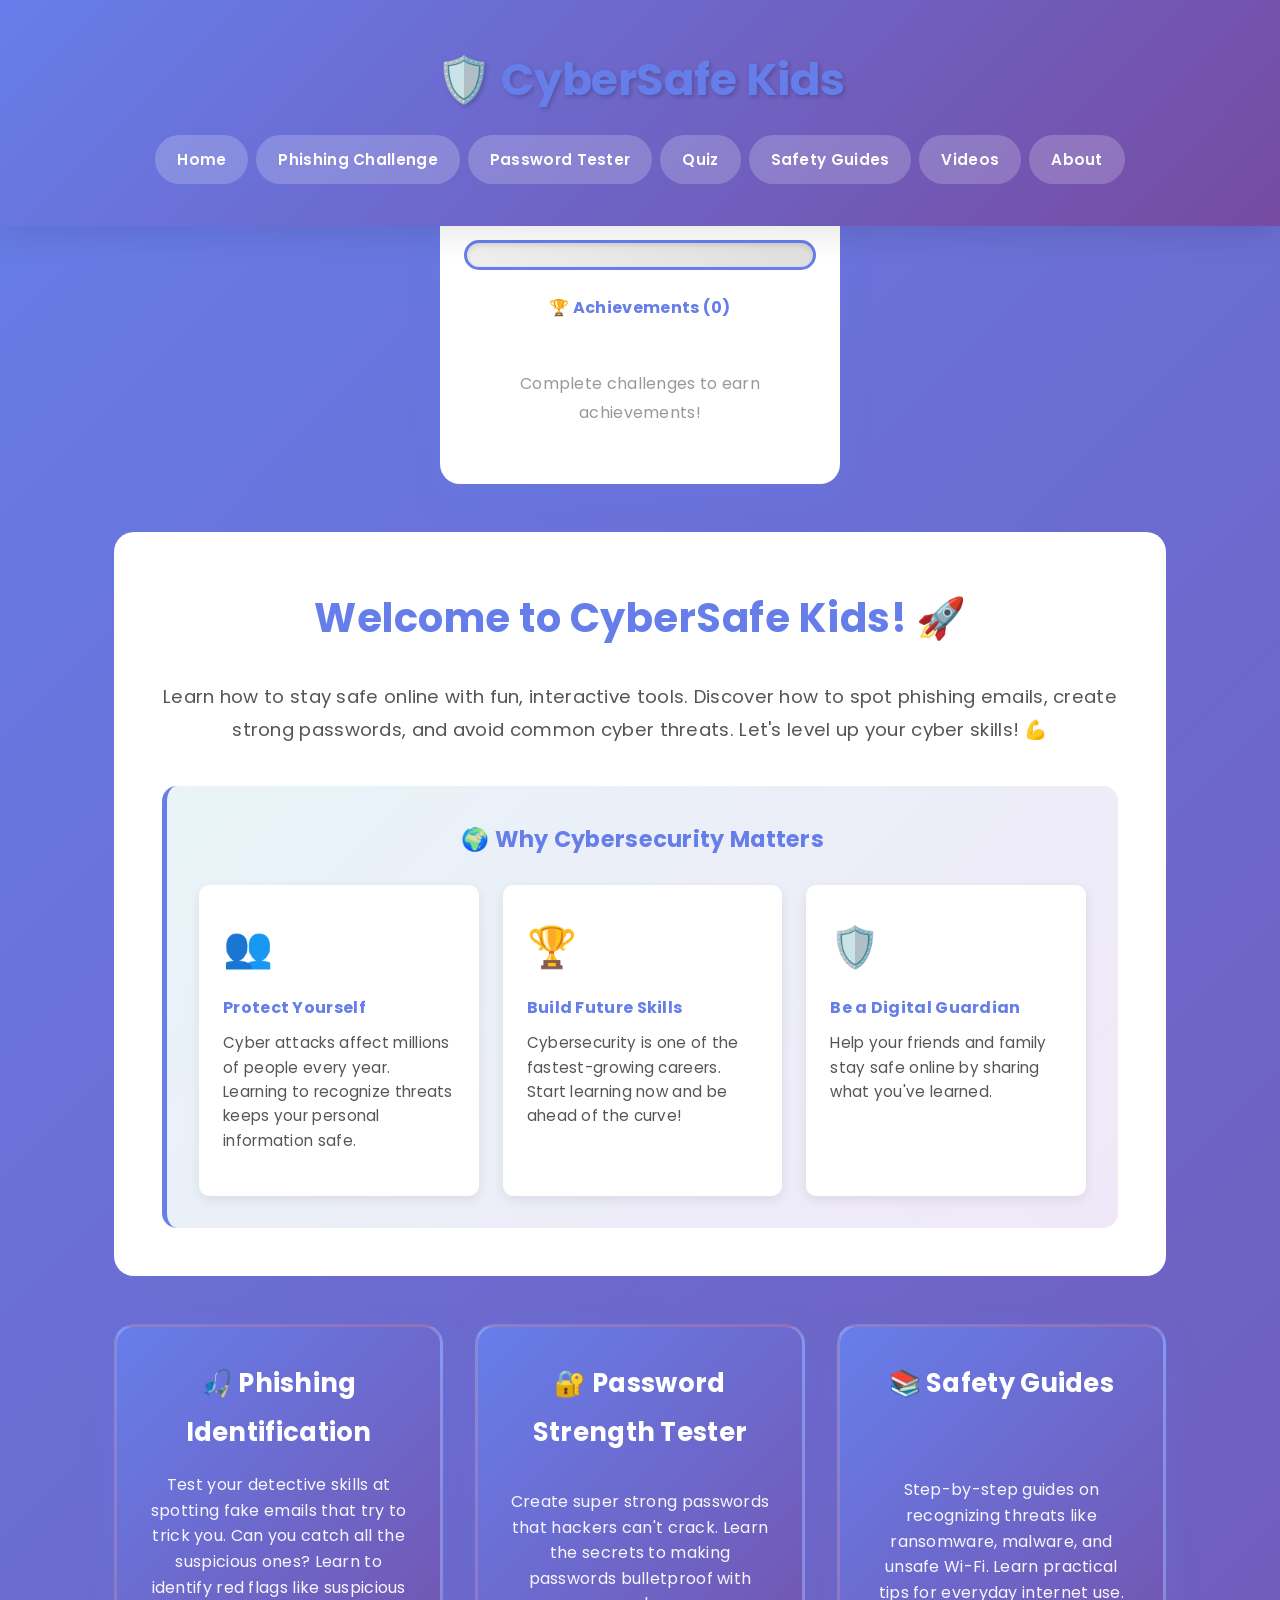
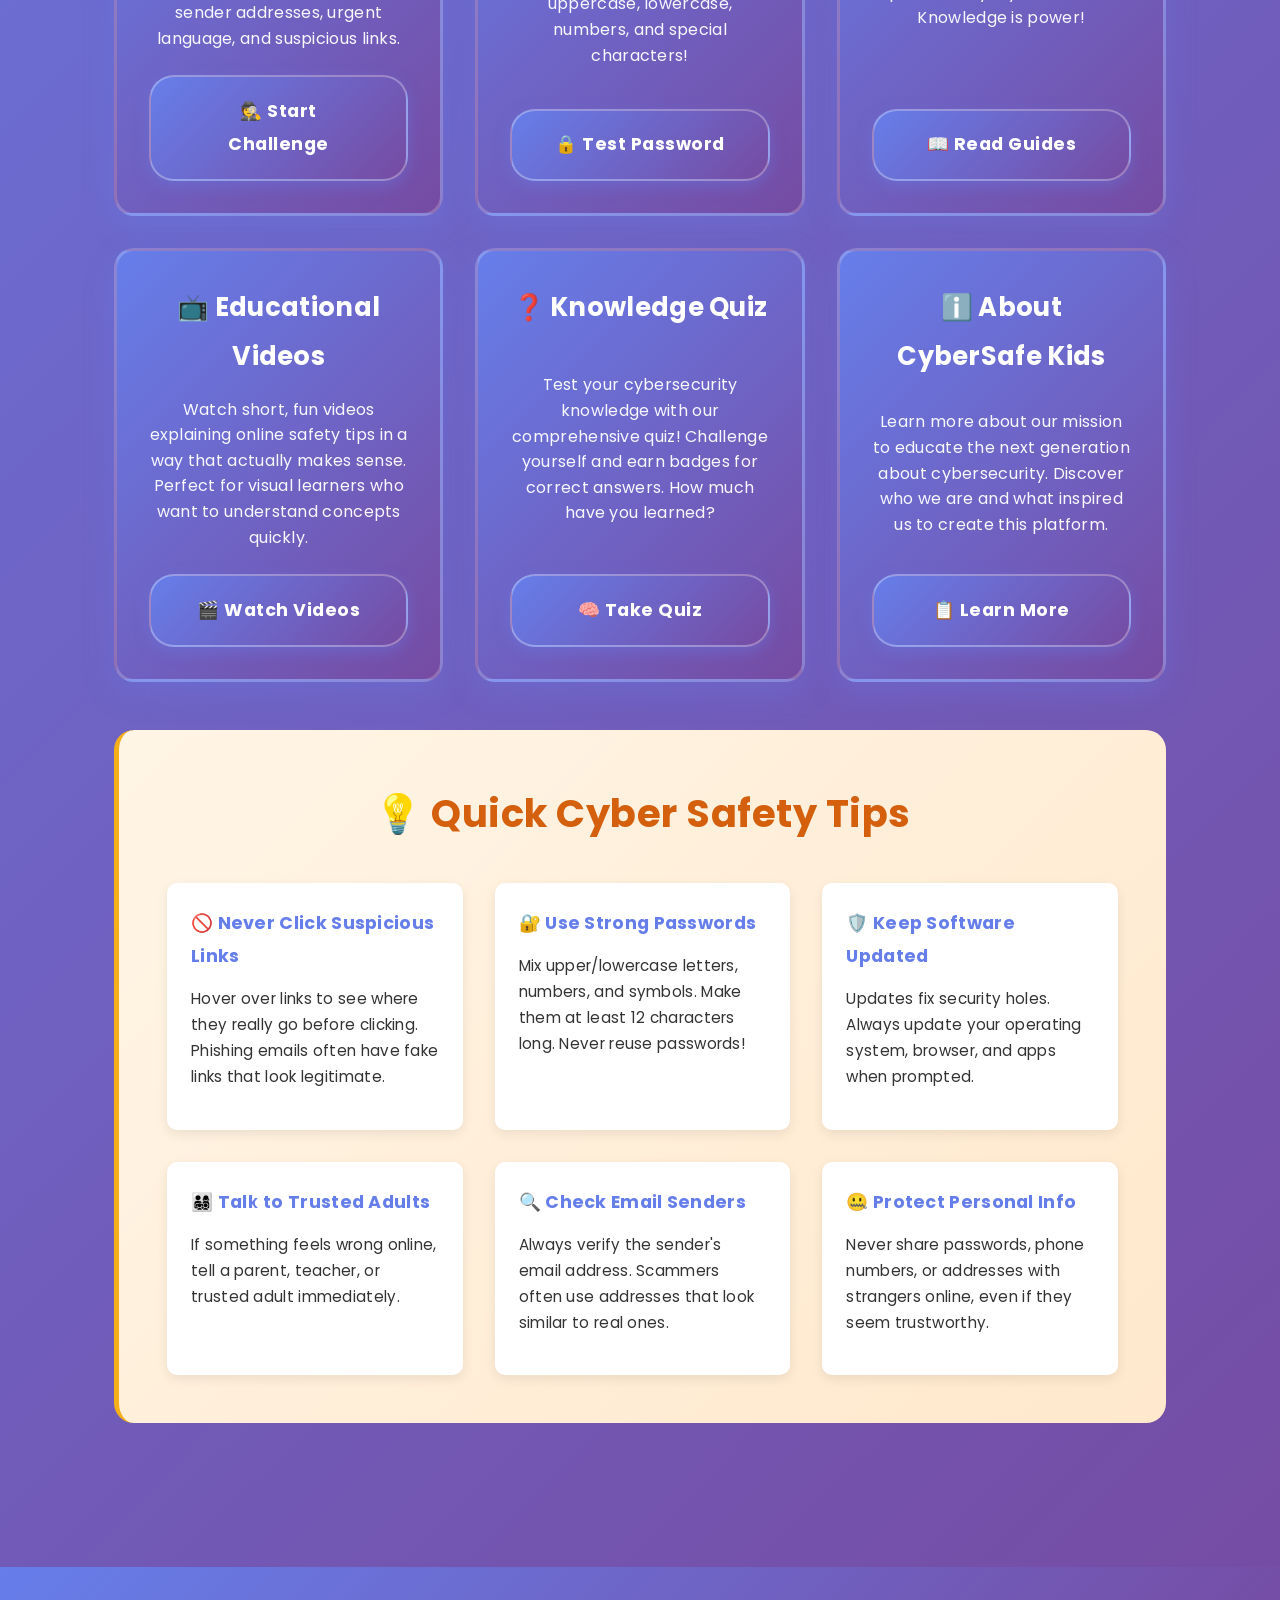
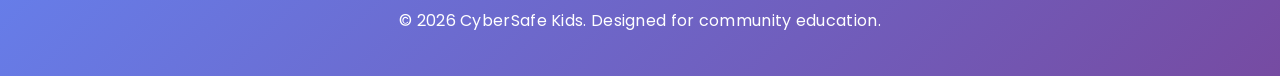
<file: index.html>
<!DOCTYPE html>
<html lang="en">
<head>
    <meta charset="UTF-8">
    <meta name="viewport" content="width=device-width, initial-scale=1.0">
    <title>CyberSafe Kids - Cybersecurity Education</title>
    <link href="https://fonts.googleapis.com/css2?family=Poppins:wght@400;500;600;700&display=swap" rel="stylesheet">
    <link rel="stylesheet" href="styles.css">
</head>
<body>
    <header>
        <h1>🛡️ CyberSafe Kids</h1>
        <nav>
            <ul>
                <li><a href="index.html">Home</a></li>
                <li><a href="phishing.html">Phishing Challenge</a></li>
                <li><a href="password.html">Password Tester</a></li>
                <li><a href="quiz.html">Quiz</a></li>
                <li><a href="guides.html">Safety Guides</a></li>
                <li><a href="videos.html">Videos</a></li>
                <li><a href="about.html">About</a></li>
            </ul>
        </nav>
    </header>

    <!-- Game Profile -->
    <div id="game-profile"></div>

    <main>
        <section id="intro">
            <h2>Welcome to CyberSafe Kids! 🚀</h2>
            <p>Learn how to stay safe online with fun, interactive tools. Discover how to spot phishing emails, create strong passwords, and avoid common cyber threats. Let's level up your cyber skills! 💪</p>
            
            <div style="margin-top: 2.5rem; padding: 2rem; background: linear-gradient(135deg, #e8f4f8 0%, #f0e8f8 100%); border-radius: 15px; border-left: 5px solid #667eea;">
                <h3 style="color: #667eea; font-size: 1.4rem; margin-bottom: 1.5rem;">🌍 Why Cybersecurity Matters</h3>
                <div style="display: grid; grid-template-columns: repeat(auto-fit, minmax(250px, 1fr)); gap: 1.5rem; text-align: left;">
                    <div style="background: white; padding: 1.5rem; border-radius: 10px; box-shadow: 0 4px 12px rgba(0,0,0,0.08);">
                        <span style="font-size: 2.5rem; display: block; margin-bottom: 0.5rem;">👥</span>
                        <h4 style="color: #667eea; margin-bottom: 0.5rem;">Protect Yourself</h4>
                        <p style="font-size: 0.95rem; line-height: 1.6;">Cyber attacks affect millions of people every year. Learning to recognize threats keeps your personal information safe.</p>
                    </div>
                    <div style="background: white; padding: 1.5rem; border-radius: 10px; box-shadow: 0 4px 12px rgba(0,0,0,0.08);">
                        <span style="font-size: 2.5rem; display: block; margin-bottom: 0.5rem;">🏆</span>
                        <h4 style="color: #667eea; margin-bottom: 0.5rem;">Build Future Skills</h4>
                        <p style="font-size: 0.95rem; line-height: 1.6;">Cybersecurity is one of the fastest-growing careers. Start learning now and be ahead of the curve!</p>
                    </div>
                    <div style="background: white; padding: 1.5rem; border-radius: 10px; box-shadow: 0 4px 12px rgba(0,0,0,0.08);">
                        <span style="font-size: 2.5rem; display: block; margin-bottom: 0.5rem;">🛡️</span>
                        <h4 style="color: #667eea; margin-bottom: 0.5rem;">Be a Digital Guardian</h4>
                        <p style="font-size: 0.95rem; line-height: 1.6;">Help your friends and family stay safe online by sharing what you've learned.</p>
                    </div>
                </div>
            </div>
        </section>

        <section id="modules">
            <div class="module">
                <h3>🎣 Phishing Identification</h3>
                <p>Test your detective skills at spotting fake emails that try to trick you. Can you catch all the suspicious ones? Learn to identify red flags like suspicious sender addresses, urgent language, and suspicious links.</p>
                <a href="phishing.html" class="button">🕵️ Start Challenge</a>
            </div>
            <div class="module">
                <h3>🔐 Password Strength Tester</h3>
                <p>Create super strong passwords that hackers can't crack. Learn the secrets to making passwords bulletproof with uppercase, lowercase, numbers, and special characters!</p>
                <a href="password.html" class="button">🔒 Test Password</a>
            </div>
            <div class="module">
                <h3>📚 Safety Guides</h3>
                <p>Step-by-step guides on recognizing threats like ransomware, malware, and unsafe Wi-Fi. Learn practical tips for everyday internet use. Knowledge is power!</p>
                <a href="guides.html" class="button">📖 Read Guides</a>
            </div>
            <div class="module">
                <h3>📺 Educational Videos</h3>
                <p>Watch short, fun videos explaining online safety tips in a way that actually makes sense. Perfect for visual learners who want to understand concepts quickly.</p>
                <a href="videos.html" class="button">🎬 Watch Videos</a>
            </div>
            <div class="module">
                <h3>❓ Knowledge Quiz</h3>
                <p>Test your cybersecurity knowledge with our comprehensive quiz! Challenge yourself and earn badges for correct answers. How much have you learned?</p>
                <a href="quiz.html" class="button">🧠 Take Quiz</a>
            </div>
            <div class="module">
                <h3>ℹ️ About CyberSafe Kids</h3>
                <p>Learn more about our mission to educate the next generation about cybersecurity. Discover who we are and what inspired us to create this platform.</p>
                <a href="about.html" class="button">📋 Learn More</a>
            </div>
        </section>

        <section style="margin-top: 3rem; background: linear-gradient(135deg, #fff5e6 0%, #ffe8cc 100%); border-left: 5px solid #f5af19;">
            <h2 style="color: #d4600e;">💡 Quick Cyber Safety Tips</h2>
            <div style="display: grid; grid-template-columns: repeat(auto-fit, minmax(280px, 1fr)); gap: 2rem; margin-top: 2rem; text-align: left;">
                <div style="background: white; padding: 1.5rem; border-radius: 10px; box-shadow: 0 4px 12px rgba(0,0,0,0.08);">
                    <h4 style="color: #667eea; font-size: 1.1rem; margin-bottom: 0.8rem;">🚫 Never Click Suspicious Links</h4>
                    <p style="font-size: 0.95rem;">Hover over links to see where they really go before clicking. Phishing emails often have fake links that look legitimate.</p>
                </div>
                <div style="background: white; padding: 1.5rem; border-radius: 10px; box-shadow: 0 4px 12px rgba(0,0,0,0.08);">
                    <h4 style="color: #667eea; font-size: 1.1rem; margin-bottom: 0.8rem;">🔐 Use Strong Passwords</h4>
                    <p style="font-size: 0.95rem;">Mix upper/lowercase letters, numbers, and symbols. Make them at least 12 characters long. Never reuse passwords!</p>
                </div>
                <div style="background: white; padding: 1.5rem; border-radius: 10px; box-shadow: 0 4px 12px rgba(0,0,0,0.08);">
                    <h4 style="color: #667eea; font-size: 1.1rem; margin-bottom: 0.8rem;">🛡️ Keep Software Updated</h4>
                    <p style="font-size: 0.95rem;">Updates fix security holes. Always update your operating system, browser, and apps when prompted.</p>
                </div>
                <div style="background: white; padding: 1.5rem; border-radius: 10px; box-shadow: 0 4px 12px rgba(0,0,0,0.08);">
                    <h4 style="color: #667eea; font-size: 1.1rem; margin-bottom: 0.8rem;">👨‍👩‍👧‍👦 Talk to Trusted Adults</h4>
                    <p style="font-size: 0.95rem;">If something feels wrong online, tell a parent, teacher, or trusted adult immediately.</p>
                </div>
                <div style="background: white; padding: 1.5rem; border-radius: 10px; box-shadow: 0 4px 12px rgba(0,0,0,0.08);">
                    <h4 style="color: #667eea; font-size: 1.1rem; margin-bottom: 0.8rem;">🔍 Check Email Senders</h4>
                    <p style="font-size: 0.95rem;">Always verify the sender's email address. Scammers often use addresses that look similar to real ones.</p>
                </div>
                <div style="background: white; padding: 1.5rem; border-radius: 10px; box-shadow: 0 4px 12px rgba(0,0,0,0.08);">
                    <h4 style="color: #667eea; font-size: 1.1rem; margin-bottom: 0.8rem;">🤐 Protect Personal Info</h4>
                    <p style="font-size: 0.95rem;">Never share passwords, phone numbers, or addresses with strangers online, even if they seem trustworthy.</p>
                </div>
            </div>
        </section>
    </main>

    <footer>
        <p>&copy; 2026 CyberSafe Kids. Designed for community education.</p>
    </footer>

    <script src="script.js"></script>
</body>
</html>
</file>
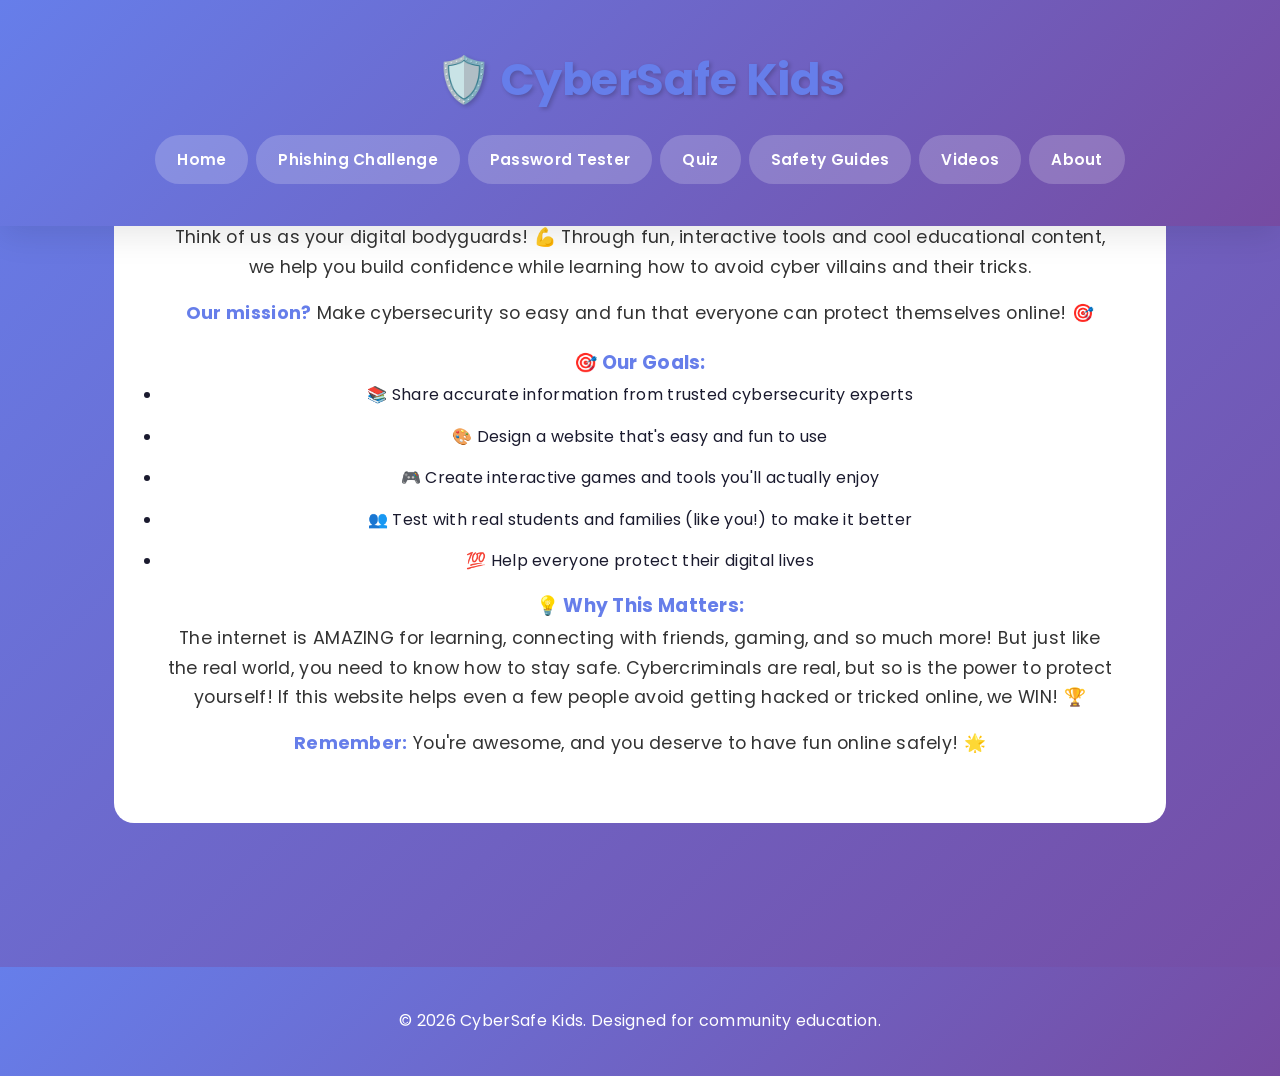
<file: about.html>
<!DOCTYPE html>
<html lang="en">
<head>
    <meta charset="UTF-8">
    <meta name="viewport" content="width=device-width, initial-scale=1.0">
    <title>About - CyberSafe Kids</title>
    <link href="https://fonts.googleapis.com/css2?family=Poppins:wght@400;500;600;700&display=swap" rel="stylesheet">
    <link rel="stylesheet" href="styles.css">
</head>
<body>
    <header>
        <h1>🛡️ CyberSafe Kids</h1>
        <nav>
            <ul>
                <li><a href="index.html">Home</a></li>
                <li><a href="phishing.html">Phishing Challenge</a></li>
                <li><a href="password.html">Password Tester</a></li>
                <li><a href="quiz.html">Quiz</a></li>
                <li><a href="guides.html">Safety Guides</a></li>
                <li><a href="videos.html">Videos</a></li>
                <li><a href="about.html">About</a></li>
            </ul>
        </nav>
    </header>

    <main>
        <section>
            <h2>🚀 About CyberSafe Kids</h2>
            <p>Welcome! We created this website to help students and families like YOU learn how to stay safe online. Think of us as your digital bodyguards! 💪 Through fun, interactive tools and cool educational content, we help you build confidence while learning how to avoid cyber villains and their tricks.</p>
            <p><strong>Our mission?</strong> Make cybersecurity so easy and fun that everyone can protect themselves online! 🎯</p>
            
            <h3>🎯 Our Goals:</h3>
            <ul>
                <li>📚 Share accurate information from trusted cybersecurity experts</li>
                <li>🎨 Design a website that's easy and fun to use</li>
                <li>🎮 Create interactive games and tools you'll actually enjoy</li>
                <li>👥 Test with real students and families (like you!) to make it better</li>
                <li>💯 Help everyone protect their digital lives</li>
            </ul>
            
            <h3>💡 Why This Matters:</h3>
            <p>The internet is AMAZING for learning, connecting with friends, gaming, and so much more! But just like the real world, you need to know how to stay safe. Cybercriminals are real, but so is the power to protect yourself! If this website helps even a few people avoid getting hacked or tricked online, we WIN! 🏆</p>
            
            <p><strong>Remember:</strong> You're awesome, and you deserve to have fun online safely! 🌟</p>
        </section>
    </main>

    <footer>
        <p>&copy; 2026 CyberSafe Kids. Designed for community education.</p>
    </footer>

    <script src="script.js"></script>
</body>
</html>
</file>
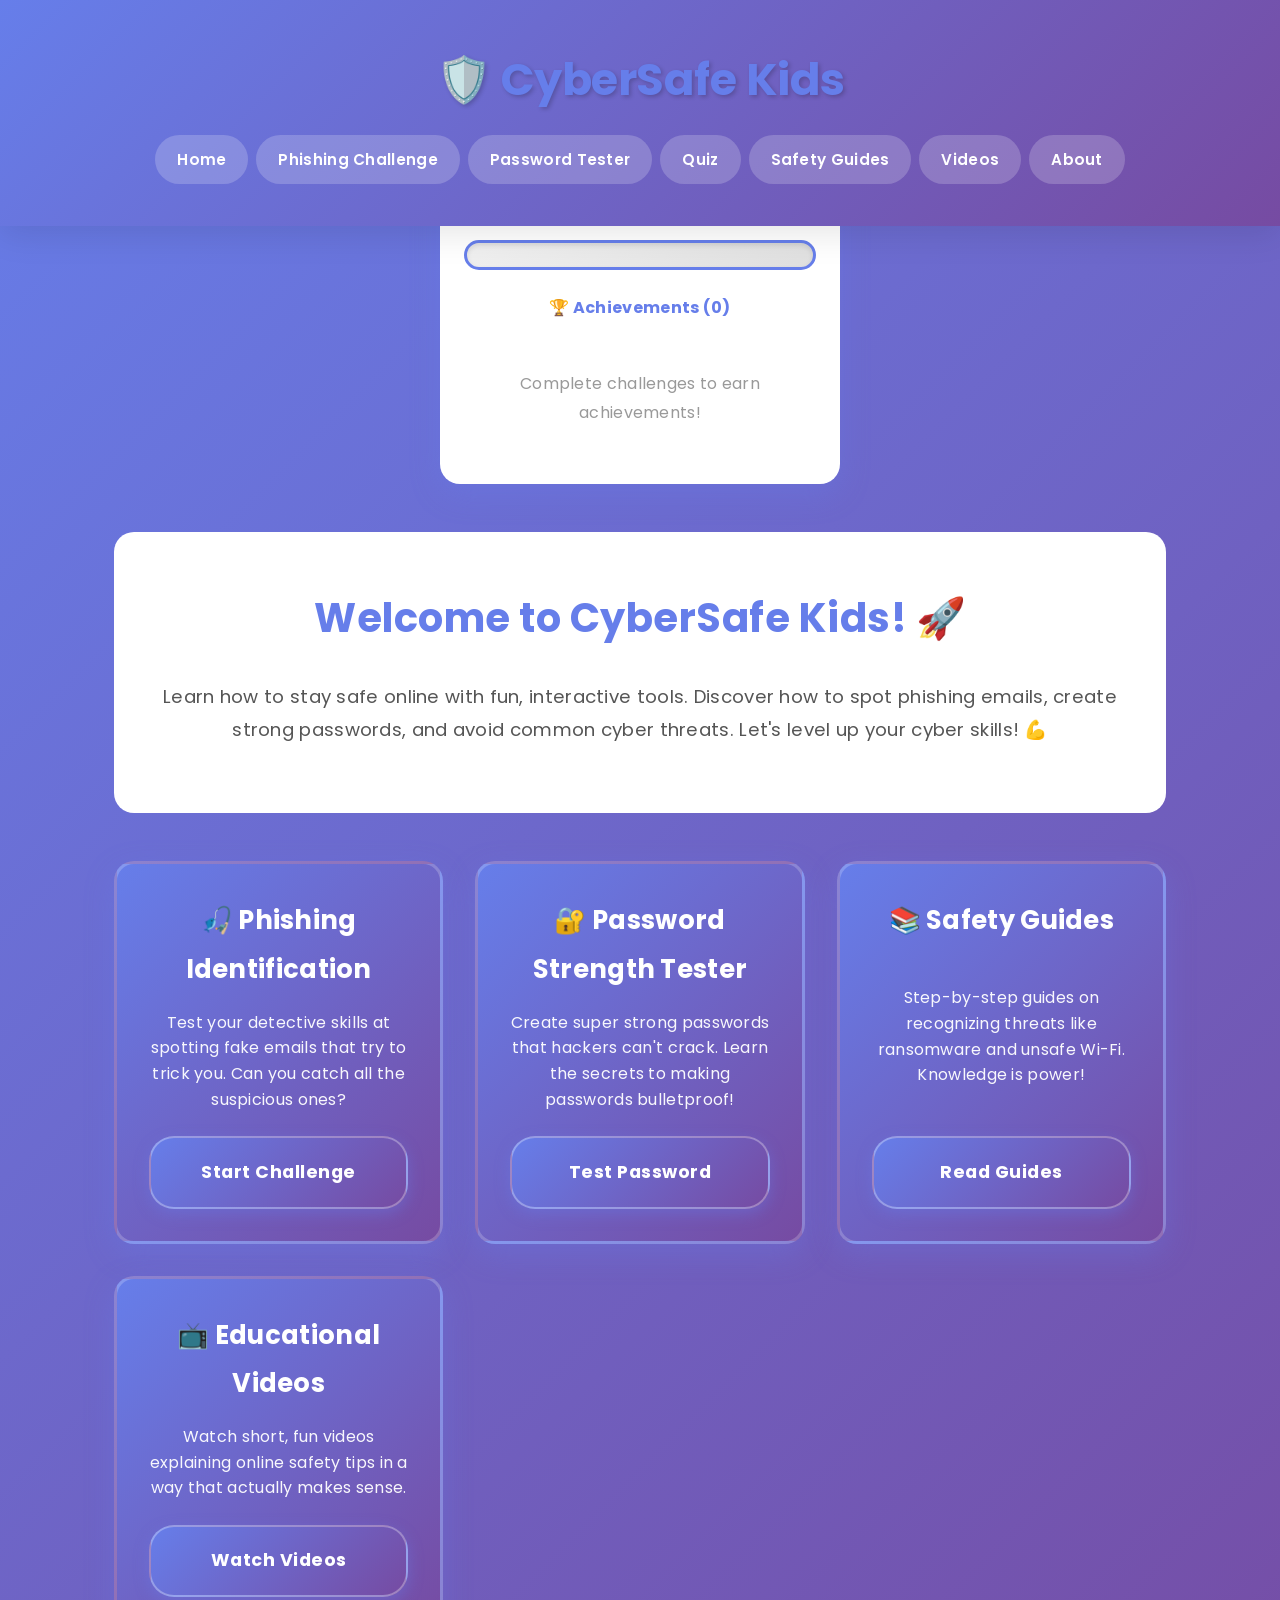
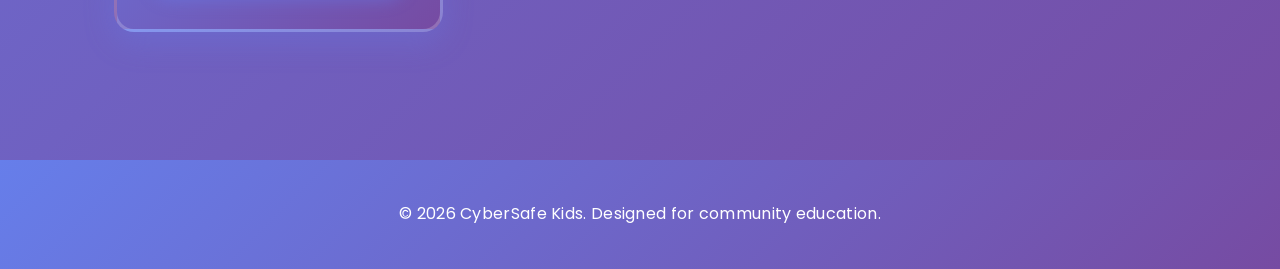
<file: guides.html>
<!DOCTYPE html>
<html lang="en">
<head>
    <meta charset="UTF-8">
    <meta name="viewport" content="width=device-width, initial-scale=1.0">
    <title>CyberSafe Kids - Cybersecurity Education</title>
    <link href="https://fonts.googleapis.com/css2?family=Poppins:wght@400;500;600;700&display=swap" rel="stylesheet">
    <link rel="stylesheet" href="styles.css">
</head>
<body>
    <header>
        <h1>🛡️ CyberSafe Kids</h1>
        <nav>
            <ul>
                <li><a href="index.html">Home</a></li>
                <li><a href="phishing.html">Phishing Challenge</a></li>
                <li><a href="password.html">Password Tester</a></li>
                <li><a href="quiz.html">Quiz</a></li>
                <li><a href="guides.html">Safety Guides</a></li>
                <li><a href="videos.html">Videos</a></li>
                <li><a href="about.html">About</a></li>
            </ul>
        </nav>
    </header>

    <!-- Game Profile -->
    <div id="game-profile"></div>

    <main>
        <section id="intro">
            <h2>Welcome to CyberSafe Kids! 🚀</h2>
            <p>Learn how to stay safe online with fun, interactive tools. Discover how to spot phishing emails, create strong passwords, and avoid common cyber threats. Let's level up your cyber skills! 💪</p>
        </section>

        <section id="modules">
            <div class="module">
                <h3>🎣 Phishing Identification</h3>
                <p>Test your detective skills at spotting fake emails that try to trick you. Can you catch all the suspicious ones?</p>
                <a href="phishing.html" class="button">Start Challenge</a>
            </div>
            <div class="module">
                <h3>🔐 Password Strength Tester</h3>
                <p>Create super strong passwords that hackers can't crack. Learn the secrets to making passwords bulletproof!</p>
                <a href="password.html" class="button">Test Password</a>
            </div>
            <div class="module">
                <h3>📚 Safety Guides</h3>
                <p>Step-by-step guides on recognizing threats like ransomware and unsafe Wi-Fi. Knowledge is power!</p>
                <a href="guides.html" class="button">Read Guides</a>
            </div>
            <div class="module">
                <h3>📺 Educational Videos</h3>
                <p>Watch short, fun videos explaining online safety tips in a way that actually makes sense.</p>
                <a href="videos.html" class="button">Watch Videos</a>
            </div>
        </section>
    </main>

    <footer>
        <p>&copy; 2026 CyberSafe Kids. Designed for community education.</p>
    </footer>

    <script src="script.js"></script>
</body>
</html>
</file>
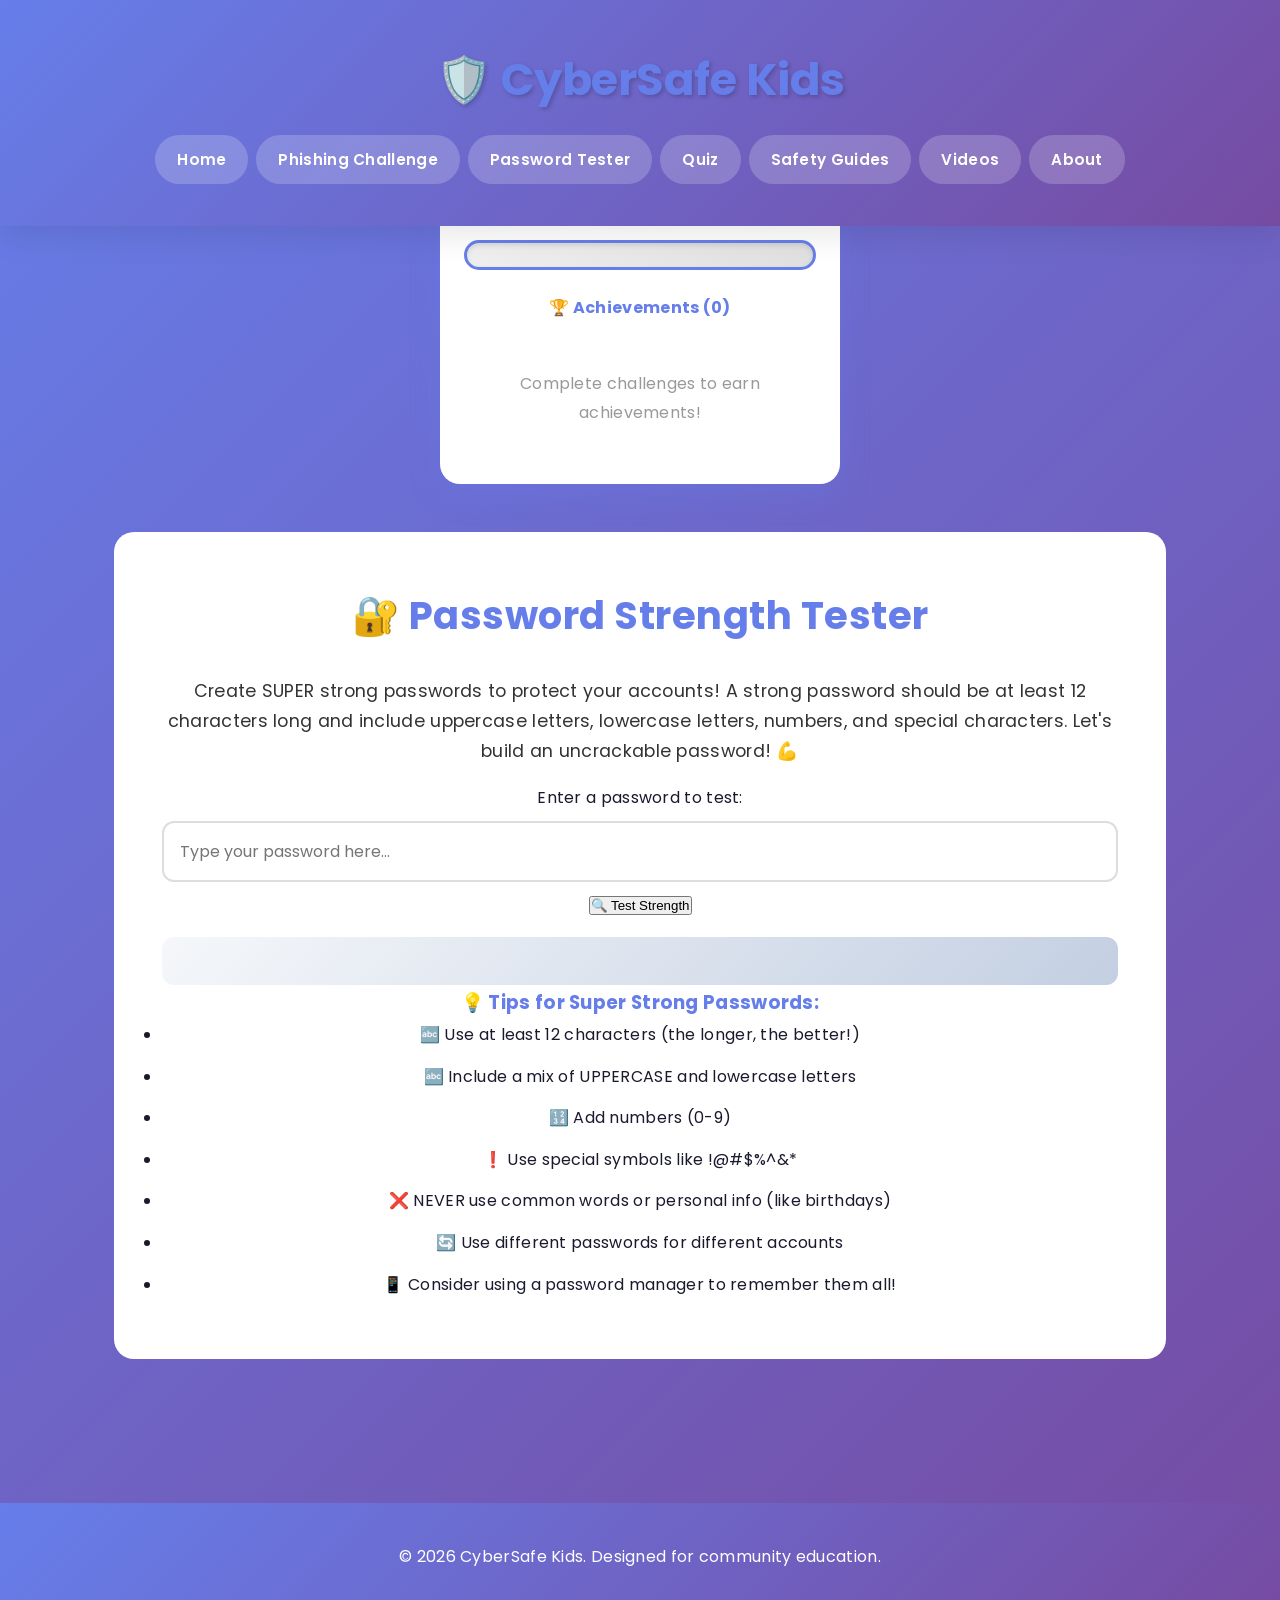
<file: password.html>
<!DOCTYPE html>
<html lang="en">
<head>
    <meta charset="UTF-8">
    <meta name="viewport" content="width=device-width, initial-scale=1.0">
    <title>Password Tester - CyberSafe Kids</title>
    <link href="https://fonts.googleapis.com/css2?family=Poppins:wght@400;500;600;700&display=swap" rel="stylesheet">
    <link rel="stylesheet" href="styles.css">
</head>
<body>
    <header>
        <h1>🛡️ CyberSafe Kids</h1>
        <nav>
            <ul>
                <li><a href="index.html">Home</a></li>
                <li><a href="phishing.html">Phishing Challenge</a></li>
                <li><a href="password.html">Password Tester</a></li>
                <li><a href="quiz.html">Quiz</a></li>
                <li><a href="guides.html">Safety Guides</a></li>
                <li><a href="videos.html">Videos</a></li>
                <li><a href="about.html">About</a></li>
            </ul>
        </nav>
    </header>

    <!-- Game Profile -->
    <div id="game-profile"></div>

    <main>
        <section>
            <h2>🔐 Password Strength Tester</h2>
            <p>Create SUPER strong passwords to protect your accounts! A strong password should be at least 12 characters long and include uppercase letters, lowercase letters, numbers, and special characters. Let's build an uncrackable password! 💪</p>

            <label for="password">Enter a password to test:</label>
            <input type="password" id="password" placeholder="Type your password here...">
            <button id="test-password">🔍 Test Strength</button>

            <div id="strength-result"></div>

            <h3>💡 Tips for Super Strong Passwords:</h3>
            <ul>
                <li>🔤 Use at least 12 characters (the longer, the better!)</li>
                <li>🔤 Include a mix of UPPERCASE and lowercase letters</li>
                <li>🔢 Add numbers (0-9)</li>
                <li>❗ Use special symbols like !@#$%^&*</li>
                <li>❌ NEVER use common words or personal info (like birthdays)</li>
                <li>🔄 Use different passwords for different accounts</li>
                <li>📱 Consider using a password manager to remember them all!</li>
            </ul>
        </section>
    </main>

    <footer>
        <p>&copy; 2026 CyberSafe Kids. Designed for community education.</p>
    </footer>

    <script src="script.js"></script>
</body>
</html>
</file>
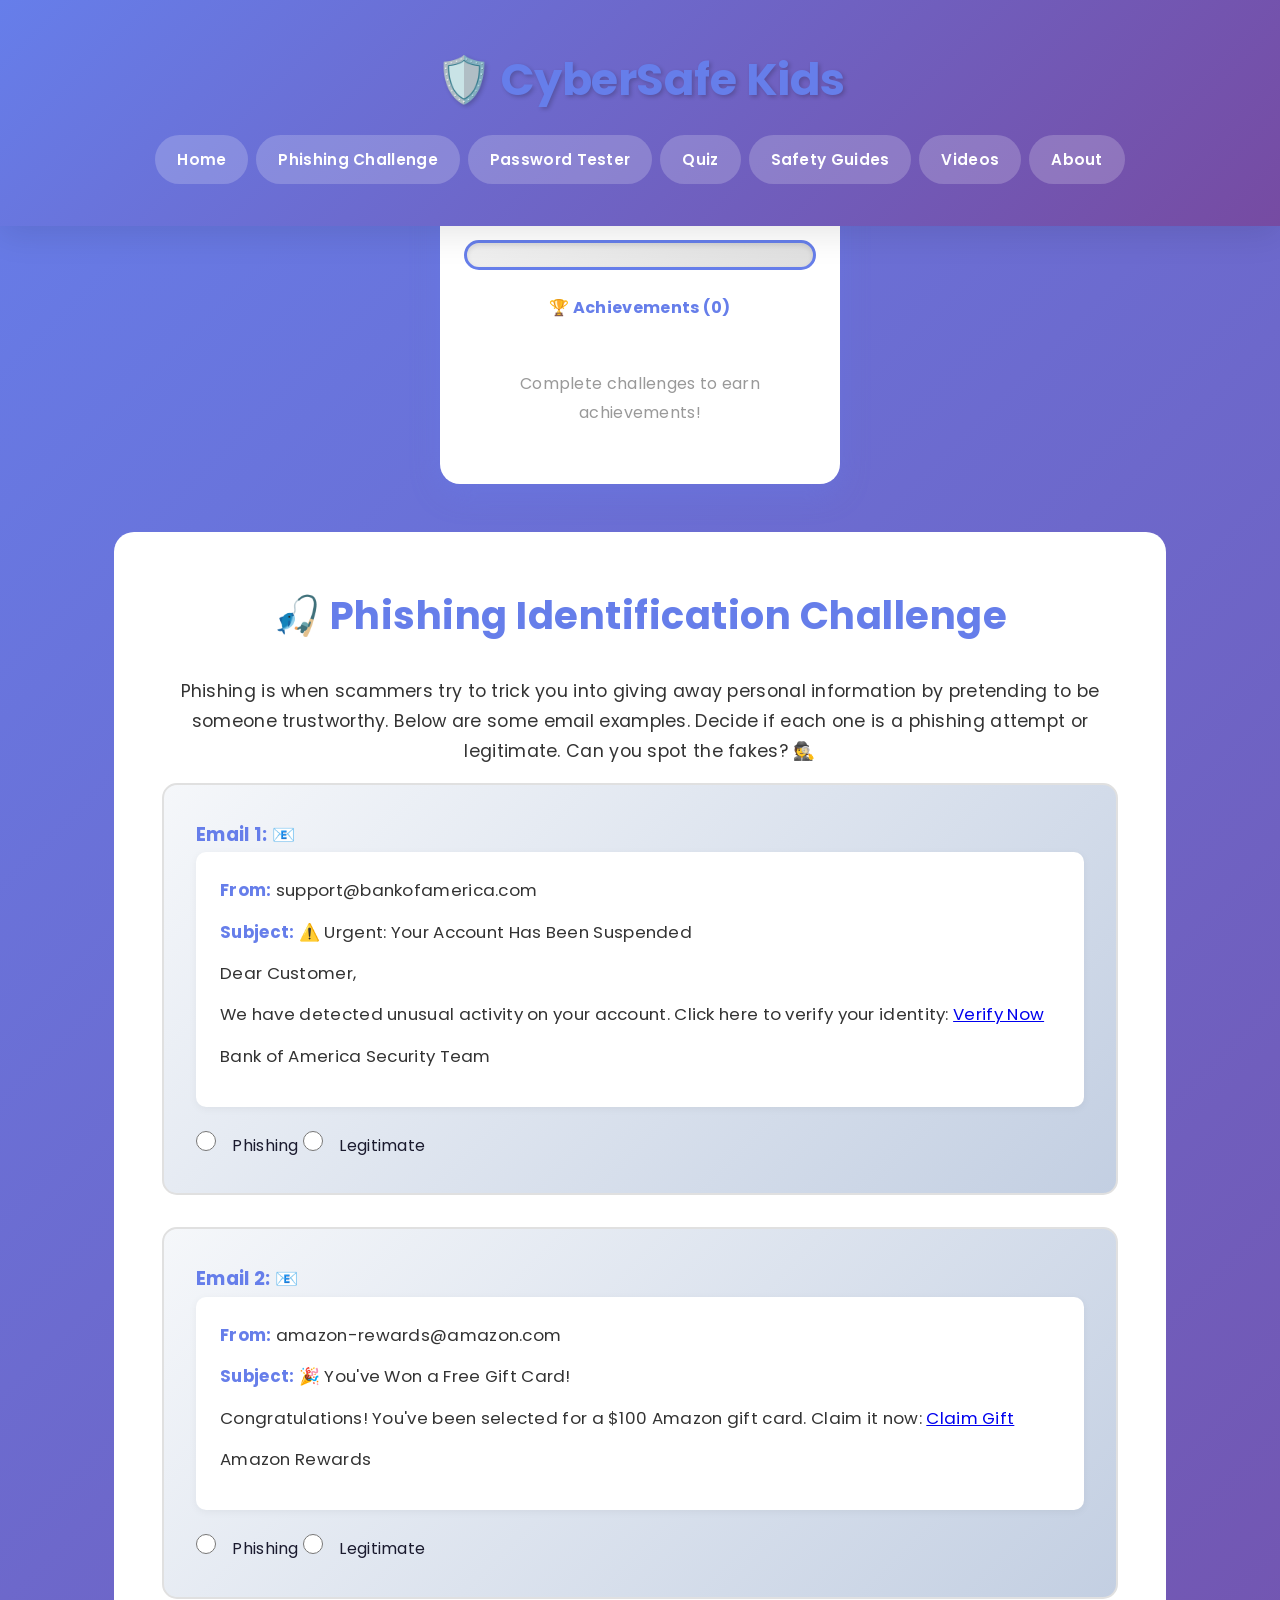
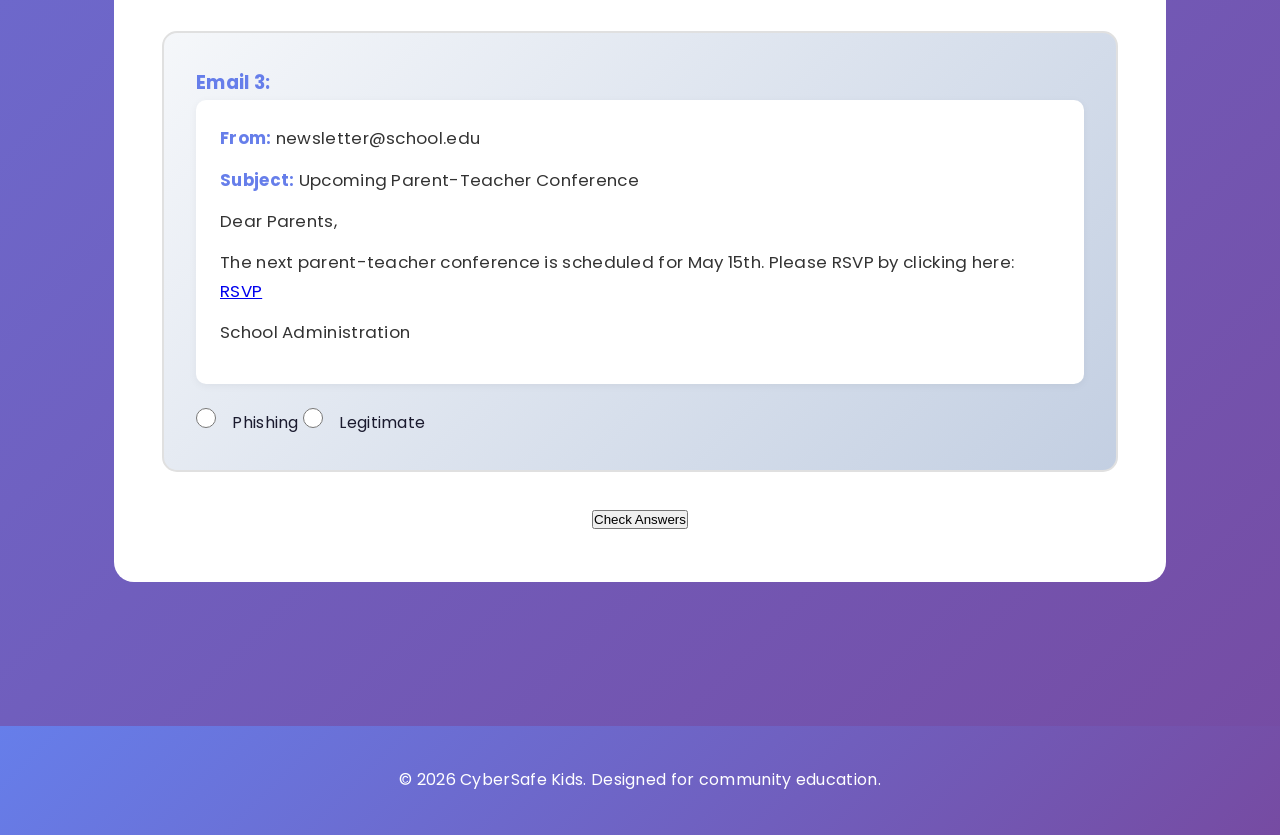
<file: phishing.html>
<!DOCTYPE html>
<html lang="en">
<head>
    <meta charset="UTF-8">
    <meta name="viewport" content="width=device-width, initial-scale=1.0">
    <title>Phishing Challenge - CyberSafe Kids</title>
    <link href="https://fonts.googleapis.com/css2?family=Poppins:wght@400;500;600;700&display=swap" rel="stylesheet">
    <link rel="stylesheet" href="styles.css">
</head>
<body>
    <header>
        <h1>🛡️ CyberSafe Kids</h1>
        <nav>
            <ul>
                <li><a href="index.html">Home</a></li>
                <li><a href="phishing.html">Phishing Challenge</a></li>
                <li><a href="password.html">Password Tester</a></li>
                <li><a href="quiz.html">Quiz</a></li>
                <li><a href="guides.html">Safety Guides</a></li>
                <li><a href="videos.html">Videos</a></li>
                <li><a href="about.html">About</a></li>
            </ul>
        </nav>
    </header>

    <!-- Game Profile -->
    <div id="game-profile"></div>

    <main>
        <section>
            <h2>🎣 Phishing Identification Challenge</h2>
            <p>Phishing is when scammers try to trick you into giving away personal information by pretending to be someone trustworthy. Below are some email examples. Decide if each one is a phishing attempt or legitimate. Can you spot the fakes? 🕵️</p>

            <div class="email-example">
                <h3>Email 1: 📧</h3>
                <div class="email-content">
                    <p><strong>From:</strong> support@bankofamerica.com</p>
                    <p><strong>Subject:</strong> ⚠️ Urgent: Your Account Has Been Suspended</p>
                    <p>Dear Customer,</p>
                    <p>We have detected unusual activity on your account. Click here to verify your identity: <a href="#">Verify Now</a></p>
                    <p>Bank of America Security Team</p>
                </div>
                <form>
                    <label><input type="radio" name="email1" value="phishing">  Phishing</label>
                    <label><input type="radio" name="email1" value="legitimate">  Legitimate</label>
                </form>
            </div>

            <div class="email-example">
                <h3>Email 2: 📧</h3>
                <div class="email-content">
                    <p><strong>From:</strong> amazon-rewards@amazon.com</p>
                    <p><strong>Subject:</strong> 🎉 You've Won a Free Gift Card!</p>
                    <p>Congratulations! You've been selected for a $100 Amazon gift card. Claim it now: <a href="#">Claim Gift</a></p>
                    <p>Amazon Rewards</p>
                </div>
                <form>
                    <label><input type="radio" name="email2" value="phishing"> Phishing</label>
                    <label><input type="radio" name="email2" value="legitimate"> Legitimate</label>
                </form>
            </div>

            <div class="email-example">
                <h3>Email 3:</h3>
                <div class="email-content">
                    <p><strong>From:</strong> newsletter@school.edu</p>
                    <p><strong>Subject:</strong> Upcoming Parent-Teacher Conference</p>
                    <p>Dear Parents,</p>
                    <p>The next parent-teacher conference is scheduled for May 15th. Please RSVP by clicking here: <a href="#">RSVP</a></p>
                    <p>School Administration</p>
                </div>
                <form>
                    <label><input type="radio" name="email3" value="phishing"> Phishing</label>
                    <label><input type="radio" name="email3" value="legitimate"> Legitimate</label>
                </form>
            </div>

            <button id="check-answers">Check Answers</button>
            <div id="results"></div>
        </section>
    </main>

    <footer>
        <p>&copy; 2026 CyberSafe Kids. Designed for community education.</p>
    </footer>

    <script src="script.js"></script>
</body>
</html>
</file>
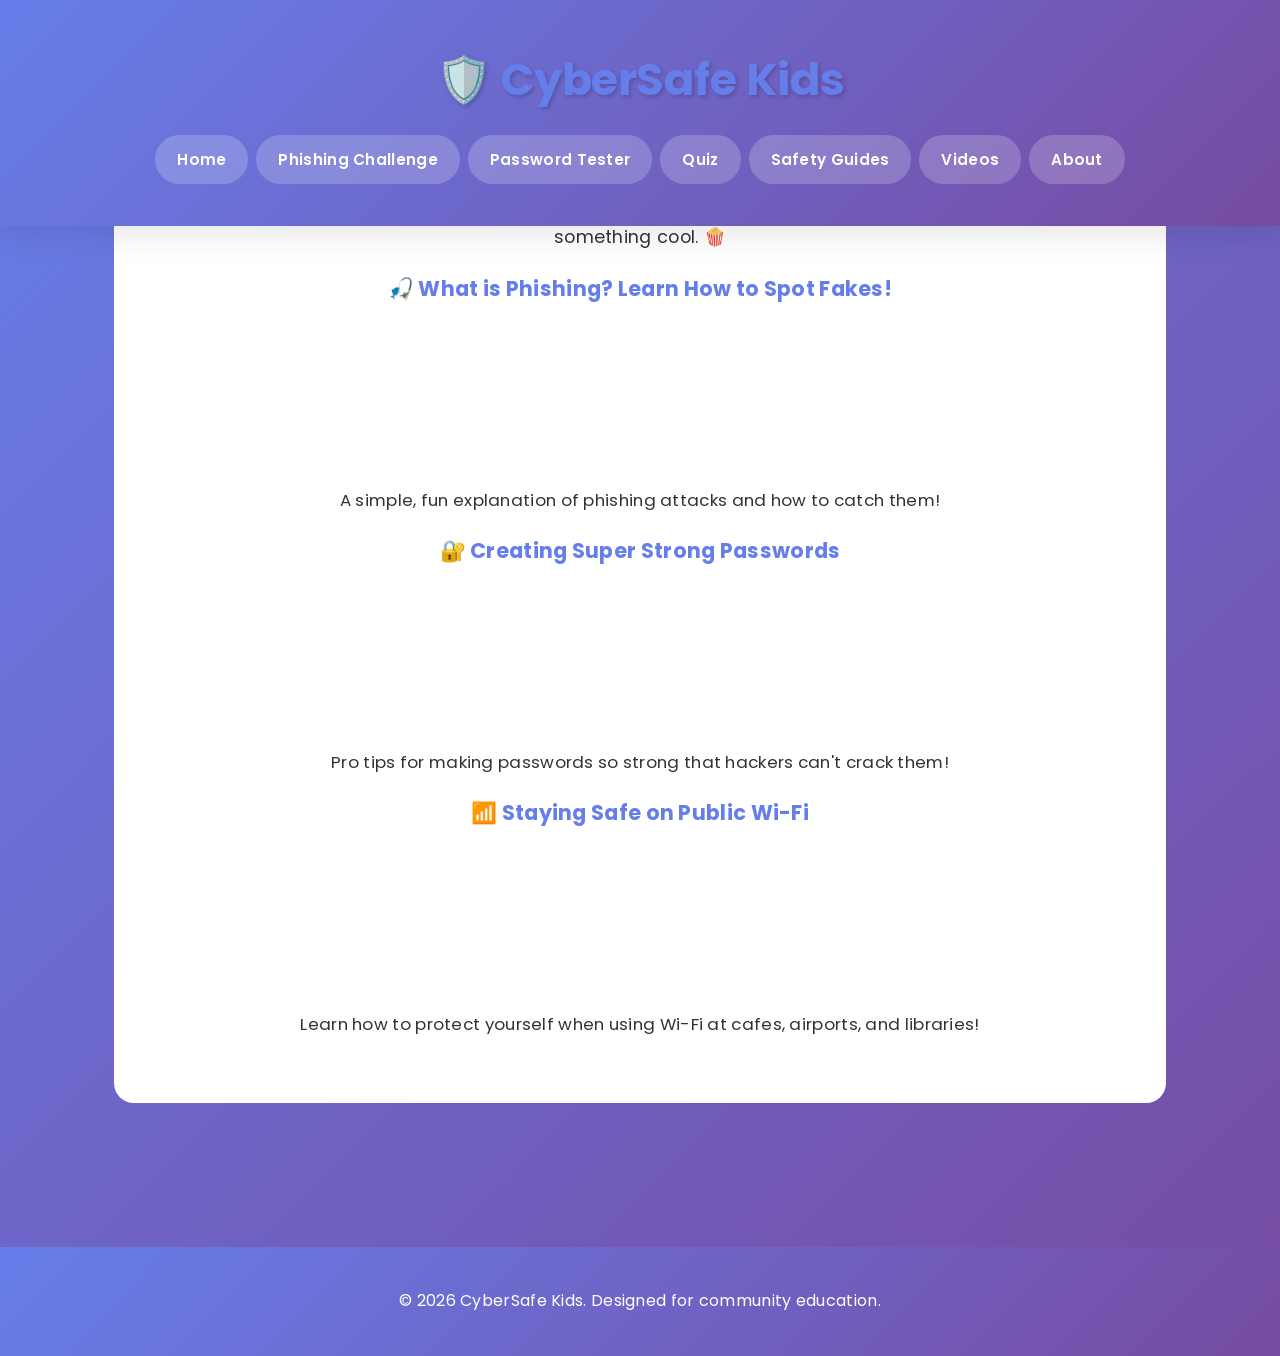
<file: videos.html>
<!DOCTYPE html>
<html lang="en">
<head>
    <meta charset="UTF-8">
    <meta name="viewport" content="width=device-width, initial-scale=1.0">
    <title>Videos - CyberSafe Kids</title>
    <link href="https://fonts.googleapis.com/css2?family=Poppins:wght@400;500;600;700&display=swap" rel="stylesheet">
    <link rel="stylesheet" href="styles.css">
</head>
<body>
    <header>
        <h1>🛡️ CyberSafe Kids</h1>
        <nav>
            <ul>
                <li><a href="index.html">Home</a></li>
                <li><a href="phishing.html">Phishing Challenge</a></li>
                <li><a href="password.html">Password Tester</a></li>
                <li><a href="quiz.html">Quiz</a></li>
                <li><a href="guides.html">Safety Guides</a></li>
                <li><a href="videos.html">Videos</a></li>
                <li><a href="about.html">About</a></li>
            </ul>
        </nav>
    </header>

    <main>
        <section>
            <h2>📺 Fun Safety Videos</h2>
            <p>Check out these awesome videos to learn how to stay safe online! Pick your favorite and learn something cool. 🍿</p>

            <div class="video">
                <h3>🎣 What is Phishing? Learn How to Spot Fakes!</h3>
                <iframe width="560" height="315" src="https://www.youtube.com/embed/WNVTGTrWcvw" frameborder="0" allow="accelerometer; autoplay; clipboard-write; encrypted-media; gyroscope; picture-in-picture" allowfullscreen></iframe>
                <p>A simple, fun explanation of phishing attacks and how to catch them!</p>
            </div>

            <div class="video">
                <h3>🔐 Creating Super Strong Passwords</h3>
                <iframe width="560" height="315" src="https://www.youtube.com/embed/3NjQ9b3pgIg" frameborder="0" allow="accelerometer; autoplay; clipboard-write; encrypted-media; gyroscope; picture-in-picture" allowfullscreen></iframe>
                <p>Pro tips for making passwords so strong that hackers can't crack them!</p>
            </div>

            <div class="video">
                <h3>📶 Staying Safe on Public Wi-Fi</h3>
                <iframe width="560" height="315" src="https://www.youtube.com/embed/JlQovysQBn0" frameborder="0" allow="accelerometer; autoplay; clipboard-write; encrypted-media; gyroscope; picture-in-picture" allowfullscreen></iframe>
                <p>Learn how to protect yourself when using Wi-Fi at cafes, airports, and libraries!</p>
            </div>  
        </section>
    </main>

    <footer>
        <p>&copy; 2026 CyberSafe Kids. Designed for community education.</p>
    </footer>

    <script src="script.js"></script>
</body>
</html>
</file>
<file: styles.css>
/* Basic reset */
    * {
        margin: 0;
        padding: 0;
        box-sizing: border-box;
    }

    body {
        font-family: 'Poppins', 'Segoe UI', Tahoma, Geneva, Verdana, sans-serif;
        line-height: 1.8;
        color: #1a1a2e;
        background: linear-gradient(135deg, #667eea 0%, #764ba2 100%);
        min-height: 100vh;
        font-size: 16px;
        letter-spacing: 0.3px;
        padding-top: 250px;
    }

    /* ====== GAME UI ELEMENTS ====== */
    #game-profile {
        background: white;
        padding: 1.5rem;
        margin: 2rem auto;
        max-width: 400px;
        border-radius: 20px;
        box-shadow: 0 10px 30px rgba(102, 126, 234, 0.3);
    }

    .profile-header {
        text-align: center;
        margin-bottom: 1.5rem;
    }

    .profile-header h3 {
        font-size: 2rem;
        color: #667eea;
        margin-bottom: 0.5rem;
    }

    .xp-text {
        font-size: 1.1rem;
        color: #666;
        font-weight: 600;
    }

    .progress-bar {
        width: 100%;
        height: 30px;
        background: linear-gradient(135deg, #f0f0f0 0%, #e0e0e0 100%);
        border-radius: 15px;
        overflow: hidden;
        margin-bottom: 1.5rem;
        border: 3px solid #667eea;
        box-shadow: inset 0 2px 5px rgba(0,0,0,0.1);
    }

    .progress-fill {
        height: 100%;
        background: linear-gradient(135deg, #667eea 0%, #764ba2 100%);
        transition: width 0.5s ease;
        display: flex;
        align-items: center;
        justify-content: center;
        color: white;
        font-weight: bold;
        font-size: 0.8rem;
    }

    .achievements-display {
        text-align: center;
    }

    .achievement-count {
        display: inline-block;
        background: linear-gradient(135deg, #f093fb 0%, #f5576c 100%);
        color: white;
        padding: 0.8rem 1.5rem;
        border-radius: 25px;
        font-weight: 700;
        font-size: 1.1rem;
    }

    .achievements-badges {
        display: grid;
        grid-template-columns: repeat(auto-fit, minmax(120px, 1fr));
        gap: 1rem;
        margin-top: 1rem;
        padding: 1rem 0;
    }

    .achievement-badge {
        display: flex;
        flex-direction: column;
        align-items: center;
        padding: 1.2rem 1rem;
        border-radius: 12px;
        background: linear-gradient(135deg, #f0f0f0 0%, #e8e8e8 100%);
        border: 2px solid #ddd;
        cursor: pointer;
        transition: all 0.3s ease;
        text-align: center;
        opacity: 0.5;
    }

    .achievement-badge.unlocked {
        background: linear-gradient(135deg, #ffd700 0%, #ffed4e 100%);
        border: 2px solid #ffa500;
        opacity: 1;
        box-shadow: 0 4px 15px rgba(255, 215, 0, 0.3);
    }

    .achievement-badge.unlocked:hover {
        transform: translateY(-5px) scale(1.05);
        box-shadow: 0 8px 25px rgba(255, 215, 0, 0.5);
    }

    .achievement-icon {
        font-size: 2.5rem;
        margin-bottom: 0.5rem;
        display: block;
    }

    .achievement-name {
        font-size: 0.85rem;
        font-weight: 600;
        color: #333;
        line-height: 1.3;
    }

    .achievement-badge.unlocked .achievement-name {
        color: #1a1a2e;
        font-weight: 700;
    }

    .level-up-notification {
        position: fixed;
        top: 50%;
        left: 50%;
        transform: translate(-50%, -50%);
        z-index: 10000;
        animation: levelUpPop 0.5s ease-out;
    }

    .level-up-content {
        background: linear-gradient(135deg, #f093fb 0%, #f5576c 100%);
        color: white;
        padding: 2rem 3rem;
        border-radius: 20px;
        text-align: center;
        box-shadow: 0 20px 60px rgba(0,0,0,0.3);
    }

    .level-up-content h2 {
        font-size: 2.5rem;
        margin-bottom: 0.5rem;
    }

    .level-up-content p {
        font-size: 1.3rem;
    }

    .level-up-notification.fade-out {
        animation: fadeOut 0.5s ease-out forwards;
    }

    @keyframes levelUpPop {
        0% {
            transform: translate(-50%, -50%) scale(0);
            opacity: 0;
        }
        50% {
            transform: translate(-50%, -50%) scale(1.1);
        }
        100% {
            transform: translate(-50%, -50%) scale(1);
            opacity: 1;
        }
    }

    @keyframes fadeOut {
        0% {
            opacity: 1;
            transform: translate(-50%, -50%) scale(1);
        }
        100% {
            opacity: 0;
            transform: translate(-50%, -50%) scale(0.5);
        }
    }

    .xp-popup {
        display: inline-block;
        background: linear-gradient(135deg, #f5af19 0%, #f12711 100%);
        color: white;
        padding: 0.8rem 1.5rem;
        border-radius: 25px;
        margin-top: 1rem;
        font-weight: 700;
        font-size: 1.2rem;
        animation: xpFloat 1.5s ease-out forwards;
    }

    @keyframes xpFloat {
        0% {
            opacity: 1;
            transform: translateY(0);
        }
        100% {
            opacity: 0;
            transform: translateY(-50px);
        }
    }

    .challenge-result {
        background: linear-gradient(135deg, #f5f7fa 0%, #c3cfe2 100%);
        padding: 1.5rem;
        border-radius: 15px;
        text-align: center;
    }

    .challenge-result p {
        margin: 0.5rem 0;
        font-size: 1.1rem;
    }

    .xp-reward {
        font-size: 1.3rem !important;
        font-weight: 700;
        color: #f5576c;
    }

    header {
        background: linear-gradient(135deg, #667eea 0%, #764ba2 100%);
        color: white;
        padding: 2.5rem 1rem;
        text-align: center;
        box-shadow: 0 8px 32px rgba(0, 0, 0, 0.1);
        border-bottom: none;
        position: fixed;
        top: 0;
        width: 100%;
        z-index: 100;
        transition: transform 0.3s ease;
        transform: translateY(0);
    }

    body {
        padding-top: 0;
    }

    header h1 {
        margin-bottom: 0.5rem;
        font-weight: 700;
        font-size: 2.8rem;
        text-shadow: 2px 2px 4px rgba(0, 0, 0, 0.2);
        letter-spacing: -0.5px;
        animation: titleGlow 2s ease-in-out infinite;
    }

    @keyframes titleGlow {
        0%, 100% {
            text-shadow: 2px 2px 4px rgba(0, 0, 0, 0.2);
        }
        50% {
            text-shadow: 2px 2px 20px rgba(255, 255, 255, 0.4), 2px 2px 4px rgba(0, 0, 0, 0.2);
        }
    }

    nav ul {
        list-style: none;
        display: flex;
        flex-wrap: wrap;
        justify-content: center;
        gap: 0.5rem;
        margin-top: 1.5rem;
    }

    nav a {
        color: white;
        text-decoration: none;
        padding: 0.75rem 1.25rem;
        border-radius: 25px;
        transition: all 0.3s ease;
        font-weight: 600;
        font-size: 0.95rem;
        background-color: rgba(255, 255, 255, 0.2);
        backdrop-filter: blur(10px);
        border: 2px solid transparent;
    }

    nav a:hover {
        background-color: rgba(255, 255, 255, 0.4);
        transform: translateY(-2px);
        box-shadow: 0 5px 15px rgba(0, 0, 0, 0.2);
        border-color: rgba(255, 255, 255, 0.6);
    }

    main {
        max-width: 1100px;
        margin: 3rem auto;
        padding: 0 1.5rem;
        padding-bottom: 3rem;
    }

    section {
        margin-bottom: 2.5rem;
        padding: 3rem;
        background: white;
        border: none;
        border-radius: 20px;
        text-align: center;
        line-height: 1.9;
    }

    section p {
        font-size: 1.1rem;
        color: #333;
        margin-bottom: 1rem;
        line-height: 1.7;
    }

    section h2 {
        color: #667eea;
        margin-bottom: 1.5rem;
        font-weight: 700;
        font-size: 2.4rem;
        letter-spacing: 0.5px;
    }

    h2 {
        color: #667eea;
        margin-bottom: 1.5rem;
        font-weight: 700;
        font-size: 2rem;
    }

    #modules {
        display: grid;
        grid-template-columns: repeat(auto-fit, minmax(300px, 1fr));
        gap: 2rem;
        grid-auto-flow: row;
        padding: 0;
        background: transparent;
        margin-bottom: 2rem;
    }

    .module {
        margin-bottom: 0;
        padding: 2rem;
        border: none;
        border-radius: 20px;
        background: linear-gradient(135deg, #667eea 0%, #764ba2 100%);
        color: white;
        box-shadow: 0 10px 30px rgba(102, 126, 234, 0.3);
        transition: all 0.3s ease;
        text-align: center;
        min-height: 280px;
        display: flex;
        flex-direction: column;
        justify-content: space-between;
        animation: fadeInUp 0.6s ease-out;
        position: relative;
        overflow: hidden;
        border: 3px solid rgba(255, 255, 255, 0.2);
    }

    .module::before {
        content: '';
        position: absolute;
        top: 0;
        left: -100%;
        width: 100%;
        height: 100%;
        background: linear-gradient(90deg, transparent, rgba(255,255,255,0.1), transparent);
        transition: left 0.5s ease;
        z-index: 1;
    }

    .module:hover::before {
        left: 100%;
    }

    .module:hover {
        transform: translateY(-12px) scale(1.05);
        box-shadow: 0 20px 50px rgba(102, 126, 234, 0.5);
        border-color: rgba(255, 255, 255, 0.5);
    }

    .module h3 {
        font-size: 1.6rem;
        font-weight: 700;
        margin-bottom: 1rem;
        color: white;
        position: relative;
        z-index: 2;
    }

    .module p {
        margin-bottom: 1.5rem;
        font-size: 1rem;
        line-height: 1.6;
        color: rgba(255, 255, 255, 0.95);
        position: relative;
        z-index: 2;
    }

    .button {
        display: inline-block;
        background: linear-gradient(135deg, #667eea 0%, #764ba2 100%);
        color: white;
        padding: 1.1rem 2.5rem;
        text-decoration: none;
        border-radius: 25px;
        transition: all 0.3s ease;
        font-weight: 700;
        border: 2px solid rgba(255, 255, 255, 0.3);
        font-size: 1.1rem;
        cursor: pointer;
        box-shadow: 0 5px 15px rgba(102, 126, 234, 0.4);
        position: relative;
        overflow: hidden;
        z-index: 2;
        min-height: 50px;
        display: flex;
        align-items: center;
        justify-content: center;
        letter-spacing: 0.5px;
    }

    .button::before {
        content: '';
        position: absolute;
        top: 50%;
        left: 50%;
        width: 0;
        height: 0;
        border-radius: 50%;
        background: rgba(255, 255, 255, 0.5);
        transform: translate(-50%, -50%);
        transition: width 0.6s ease, height 0.6s ease;
    }

    .button:hover::before {
        width: 300px;
        height: 300px;
    }

    .button:hover {
        transform: translateY(-4px);
        box-shadow: 0 12px 30px rgba(102, 126, 234, 0.6);
        border-color: rgba(255, 255, 255, 0.6);
    }

    .button:active {
        transform: scale(0.95);
        box-shadow: 0 2px 5px rgba(102, 126, 234, 0.4);
    }

    footer {
        text-align: center;
        padding: 2.5rem 1rem;
        background: linear-gradient(135deg, #667eea 0%, #764ba2 100%);
        color: white;
        margin-top: 3rem;
        border-top: none;
    }

    .email-example {
        padding: 2rem;
        margin-bottom: 2rem;
        border: 2px solid #e0e0e0;
        border-radius: 15px;
        background: linear-gradient(135deg, #f5f7fa 0%, #c3cfe2 100%);
        transition: all 0.3s ease;
        text-align: left;
    }

    .email-example:hover {
        box-shadow: 0 8px 20px rgba(0, 0, 0, 0.1);
        transform: translateX(5px);
    }

    .email-content {
        background-color: white;
        padding: 1.5rem;
        margin-bottom: 1.5rem;
        border-radius: 10px;
        box-shadow: 0 2px 8px rgba(0, 0, 0, 0.05);
    }

    .email-content p {
        margin-bottom: 0.8rem;
        font-size: 1.05rem;
        line-height: 1.7;
    }

    /* Guides */
    .guide {
        margin-bottom: 2rem;
        padding: 2rem;
        background: linear-gradient(135deg, #f5f7fa 0%, #c3cfe2 100%);
        border-radius: 15px;
        border-left: 5px solid #667eea;
        transition: all 0.3s ease;
        text-align: left;
    }

    .guide:hover {
        transform: translateX(5px);
        box-shadow: 0 8px 20px rgba(102, 126, 234, 0.2);
    }

    .guide h3 {
        color: #667eea;
        font-weight: 700;
        font-size: 1.45rem;
        margin-bottom: 1.2rem;
        letter-spacing: 0.3px;
    }

    .guide ol {
        margin-left: 2rem;
        color: #1a1a2e;
        line-height: 1.9;
    }

    .guide li {
        padding: 1.2rem;
        margin-bottom: 0.8rem;
    }

    .video:hover {
        box-shadow: 0 8px 25px rgba(0, 0, 0, 0.15);
        transform: translateY(-3px);
    }

    .video h3 {
        color: #667eea;
        font-weight: 700;
        margin-bottom: 1.2rem;
        font-size: 1.3rem;
        letter-spacing: 0.3px;
    }

    .video p {
        font-size: 1.05rem;
        margin-bottom: 1rem;
        line-height: 1.8;
    }

    .video h3 {
        color: #667eea;
        font-weight: 700;
        margin-bottom: 1rem;
    }

    .video iframe {
        max-width: 100%;
        height: auto;
        border-radius: 10px;
    }

    /* Password tester */
    #password {
        width: 100%;
        padding: 1rem;
        margin: 0.5rem 0;
        border: 2px solid #ddd;
        border-radius: 12px;
        font-size: 1rem;
        font-family: 'Poppins', sans-serif;
        transition: all 0.3s ease;
    }

    #password:focus {
        outline: none;
        border-color: #667eea;
        box-shadow: 0 0 10px rgba(102, 126, 234, 0.3);
    }

    #strength-result {
        margin-top: 1rem;
        padding: 1.5rem;
        border-radius: 12px;
        background: linear-gradient(135deg, #f5f7fa 0%, #c3cfe2 100%);
    }

    .quiz-question:hover {
        box-shadow: 0 8px 25px rgba(102, 126, 234, 0.2);
        transform: translateY(-2px);
    }

    .quiz-question h3 {
        margin-bottom: 1.5rem;
        color: #667eea;
        font-size: 1.45rem;
        font-weight: 700;
        text-align: left;
        letter-spacing: 0.3px;
    }

    .quiz-question h3 {
        margin-bottom: 1.5rem;
        color: #667eea;
        font-size: 1.3rem;
        font-weight: 700;
    }

    .options {
        display: flex;
        flex-direction: column;
        gap: 1rem;
    }

    .options label {
        display: flex;
        align-items: center;
        padding: 0.8rem 1.5rem;
        cursor: pointer;
        border-radius: 10px;
        transition: all 0.3s ease;
        background: white;
        border: 2px solid #ddd;
        font-weight: 600;
        font-size: 1.05rem;
        line-height: 1.6;
        min-height: 60px;
    }

    .options label:hover {
        background: linear-gradient(135deg, #667eea 0%, #764ba2 100%);
        color: white;
        border-color: #667eea;
        transform: translateX(5px);
        box-shadow: 0 4px 12px rgba(102, 126, 234, 0.3);
    }

    .options input[type="radio"] {
        margin-right: 0.75rem;
        cursor: pointer;
        width: 18px;
        height: 18px;
    }

    #quiz-results {
        margin-top: 2rem;
        padding: 1.5rem;
        border-radius: 8px;
        border: 2px solid #007bff;
        background-color: #f0f8ff;
    }

    #quiz-results h3 {
        color: #007bff;
        margin-bottom: 1rem;
    }

    #quiz-results p {
        margin-bottom: 0.5rem;
    }

    /* Screen shake animation */
    @keyframes shake {
        0%, 100% { transform: translateX(0); }
        25% { transform: translateX(-10px); }
        50% { transform: translateX(10px); }
        75% { transform: translateX(-10px); }
    }

    body.shake {
        animation: shake 0.4s ease-in-out;
    }

    /* Error notification popup */
    .error-notification {
        position: fixed;
        top: 50%;
        left: 50%;
        transform: translate(-50%, -50%) scale(0);
        z-index: 9999;
        pointer-events: none;
        opacity: 0;
    }

    .error-notification.show {
        animation: popupShow 0.6s ease-out forwards;
    }

    @keyframes popupShow {
        0% {
            transform: translate(-50%, -50%) scale(0);
            opacity: 0;
        }
        50% {
            transform: translate(-50%, -50%) scale(1.2);
            opacity: 1;
        }
        100% {
            transform: translate(-50%, -50%) scale(1);
            opacity: 1;
        }
    }

    @keyframes popupHide {
        0% {
            transform: translate(-50%, -50%) scale(1);
            opacity: 1;
        }
        100% {
            transform: translate(-50%, -50%) scale(0);
            opacity: 0;
        }
    }

    /* Confetti falling animation */
    @keyframes confettiFall {
        0% {
            transform: translateY(0) rotateZ(0deg);
            opacity: 1;
        }
        100% {
            transform: translateY(100vh) rotateZ(720deg);
            opacity: 0;
        }
    }

    .error-notification.hide {
        animation: popupHide 0.4s ease-in forwards;
    }

    .error-message {
        background-color: #ff4444;
        color: white;
        padding: 2rem 3rem;
        border-radius: 12px;
        font-size: 1.8rem;
        font-weight: bold;
        text-align: center;
        box-shadow: 0 10px 40px rgba(0, 0, 0, 0.3);
        min-width: 250px;
    }

    /* Responsive design */
    @media (max-width: 768px) {
        nav ul {
            flex-direction: column;
            gap: 0.5rem;
        }

        .video iframe {
            width: 100%;
            height: 250px;
        }

        .options label {
            font-size: 0.95rem;
            padding: 0.6rem;
        }

        .error-message {
            padding: 1.5rem 2rem;
            font-size: 1.5rem;
            min-width: 200px;
        }

        header h1 {
            font-size: 1.8rem;
        }

        h2 {
            font-size: 1.5rem;
        }

        .quiz-question h3 {
            font-size: 1rem;
        }

        .options label {
            padding: 0.6rem 1rem;
            gap: 0.25rem;
        }

        nav a {
            padding: 0.6rem 1rem;
            font-size: 0.85rem;
        }
    }

    /* Input field styling */
    input[type="text"],
    input[type="email"],
    input[type="password"],
    textarea {
        width: 100%;
        padding: 0.8rem;
        margin: 0.8rem 0;
        border: 2px solid #ddd;
        border-radius: 12px;
        font-family: 'Poppins', sans-serif;
        font-size: 1rem;
        transition: all 0.3s ease;
    }

    input[type="text"]:focus,
    input[type="email"]:focus,
    input[type="password"]:focus,
    textarea:focus {
        outline: none;
        border-color: #667eea;
        box-shadow: 0 0 12px rgba(102, 126, 234, 0.3);
    }

    input[type="radio"],
    input[type="checkbox"] {
        width: 20px;
        height: 20px;
        margin-right: 0.75rem;
        cursor: pointer;
        accent-color: #667eea;
    }

    /* Section intro styling */
    #intro {
        background: white;
        margin-bottom: 3rem;
    }

    #intro h2 {
        font-size: 2.5rem;
        margin-bottom: 1.5rem;
    }

    #intro p {
        font-size: 1.2rem;
        color: #666;
        line-height: 1.8;
    }

    /* Animations */
    @keyframes fadeInUp {
        from {
            opacity: 0;
            transform: translateY(20px);
        }
        to {
            opacity: 1;
            transform: translateY(0);
        }
    }

    @keyframes pulse {
        0%, 100% {
            transform: scale(1);
        }
        50% {
            transform: scale(1.05);
        }
    }

    .module {
        animation: fadeInUp 0.6s ease-out;
    }

    .button:active {
        animation: pulse 0.3s ease;
    }

    /* ====== GAMIFICATION ENHANCEMENTS ====== */

    /* Achievements Badge System */
    .achievements-modal {
        position: fixed;
        top: 50%;
        left: 50%;
        transform: translate(-50%, -50%);
        background: white;
        padding: 2rem;
        border-radius: 20px;
        box-shadow: 0 20px 60px rgba(0,0,0,0.3);
        z-index: 10001;
        max-width: 500px;
        animation: slideInDown 0.5s ease;
        display: none;
    }

    .achievements-modal.show {
        display: block;
    }

    @keyframes slideInDown {
        0% {
            transform: translate(-50%, -100%);
            opacity: 0;
        }
        100% {
            transform: translate(-50%, -50%);
            opacity: 1;
        }
    }

    /* Achievements Modal Heading */
    .achievements-modal h2 {
        color: #667eea;
        margin-bottom: 1.5rem;
        text-align: center;
    }

    .badge-grid {
        display: grid;
        grid-template-columns: repeat(auto-fit, minmax(80px, 1fr));
        gap: 1rem;
        margin-bottom: 1.5rem;
    }

    .badge {
        width: 80px;
        height: 80px;
        border-radius: 50%;
        display: flex;
        align-items: center;
        justify-content: center;
        font-size: 2.5rem;
        background: linear-gradient(135deg, #f093fb 0%, #f5576c 100%);
        box-shadow: 0 5px 15px rgba(102, 126, 234, 0.2);
        position: relative;
    }

    .badge::after {
        content: '✓';
        position: absolute;
        top: -5px;
        right: -5px;
        width: 25px;
        height: 25px;
        background: #4CAF50;
        border-radius: 50%;
        color: white;
        display: flex;
        align-items: center;
        justify-content: center;
        font-weight: bold;
        font-size: 0.9rem;
    }

    /* Enhanced Level System Display */
    .profile-header {
        background: linear-gradient(135deg, #667eea 0%, #764ba2 100%);
        color: white;
        padding: 1.5rem;
        border-radius: 15px;
        text-align: center;
        margin-bottom: 1.5rem;
    }

    .profile-header h3 {
        font-size: 2.5rem;
        animation: pulse 2s ease-in-out infinite;
    }

    /* Game Progress Display */
    .xp-popup {
        animation: xpFloat 1.5s ease-out forwards;
    }

    @keyframes xpFloat {
        0% {
            opacity: 1;
            transform: translateY(0);
        }
        100% {
            opacity: 0;
            transform: translateY(-50px);
        }
    }

    /* Sticky header with profile */
    @media (max-width: 768px) {
        #game-profile {
            max-width: 90%;
            margin: 1rem auto;
            padding: 1rem;
        }
        
        .profile-header h3 {
            font-size: 1.8rem;
        }
        
        .progress-bar {
            height: 25px;
        }
    }

    /* ====== ENHANCED READABILITY ====== */

    /* Better mobile responsive improvements */
    @media (max-width: 768px) {
        body {
            font-size: 15px;
        }

        section {
            padding: 2rem;
            margin-bottom: 1.5rem;
        }

        section h2 {
            font-size: 1.8rem;
        }

        .quiz-question {
            padding: 1.8rem;
        }

        .options label {
            padding: 1rem 1.2rem;
            font-size: 1rem;
            min-height: 55px;
        }

        .button {
            padding: 1rem 2rem;
            font-size: 1.05rem;
        }

        .guide, .video, .email-example {
            padding: 1.5rem;
        }

        .guide h3, .video h3 {
            font-size: 1.25rem;
        }
    }

    /* Improved text contrast and hierarchy */
    h1, h2, h3, h4, h5, h6 {
        color: #667eea;
        font-weight: 700;
    }

    strong {
        font-weight: 700;
        color: #667eea;
    }

    /* Better list styling */
    ul, ol {
        line-height: 1.9;
    }

    li {
        margin-bottom: 0.7rem;
    }

    /* Improved focus states for accessibility */
    button:focus,
    input:focus,
    textarea:focus,
    select:focus {
        outline: 2px solid #667eea;
        outline-offset: 2px;
    }

    /* Quiz results styling improvements */
    #quiz-results {
        margin-top: 2rem;
        padding: 2rem;
        border-radius: 12px;
        text-align: center;
        line-height: 1.8;
    }

    #quiz-results h3 {
        font-size: 1.4rem;
        margin-bottom: 1rem;
    }

    /* Better error and success message styling */
    .error-message {
        font-size: 1.8rem;
        padding: 2rem 3rem;
        min-width: 280px;
    }

    /* Enhanced content readability */
    .challenge-result {
        line-height: 1.9;
        padding: 2rem;
    }

    .challenge-result p {
        margin: 1rem 0;
        font-size: 1.1rem;
    }

    /* Better spacing for content sections */
    main > section {
        margin-bottom: 3rem;
    }

    /* Improved intro section */
    #intro {
        line-height: 1.9;
    }

    #intro p {
        font-size: 1.15rem;
        color: #555;
        margin-bottom: 1.2rem;
    }

    /* Table improvements if present */
    table {
        width: 100%;
        border-collapse: collapse;
        margin: 1.5rem 0;
        font-size: 1.05rem;
    }

    th {
        background: linear-gradient(135deg, #667eea 0%, #764ba2 100%);
        color: white;
        padding: 1rem;
        text-align: left;
        font-weight: 700;
    }

    td {
        padding: 1rem;
        border-bottom: 1px solid #ddd;
        line-height: 1.6;
    }

    tr:hover {
        background-color: #f5f7fa;
    }
</file>
